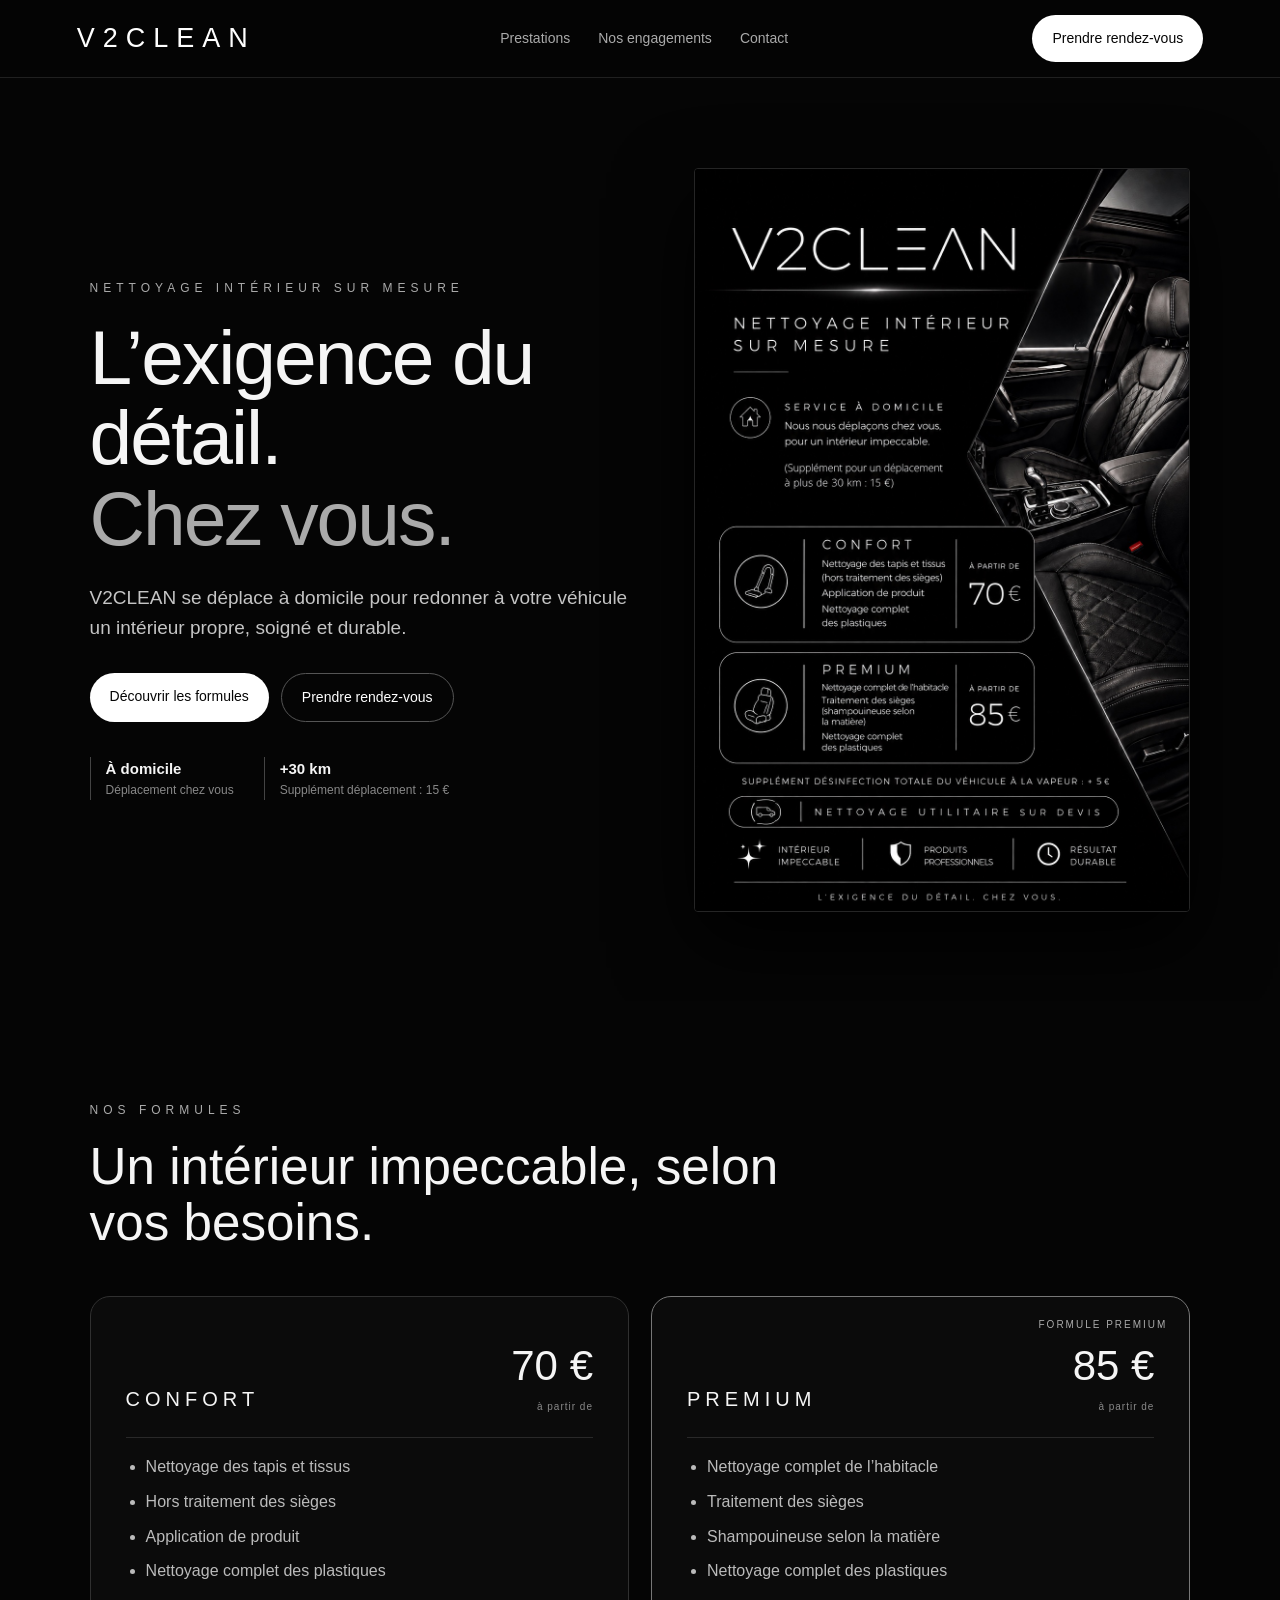
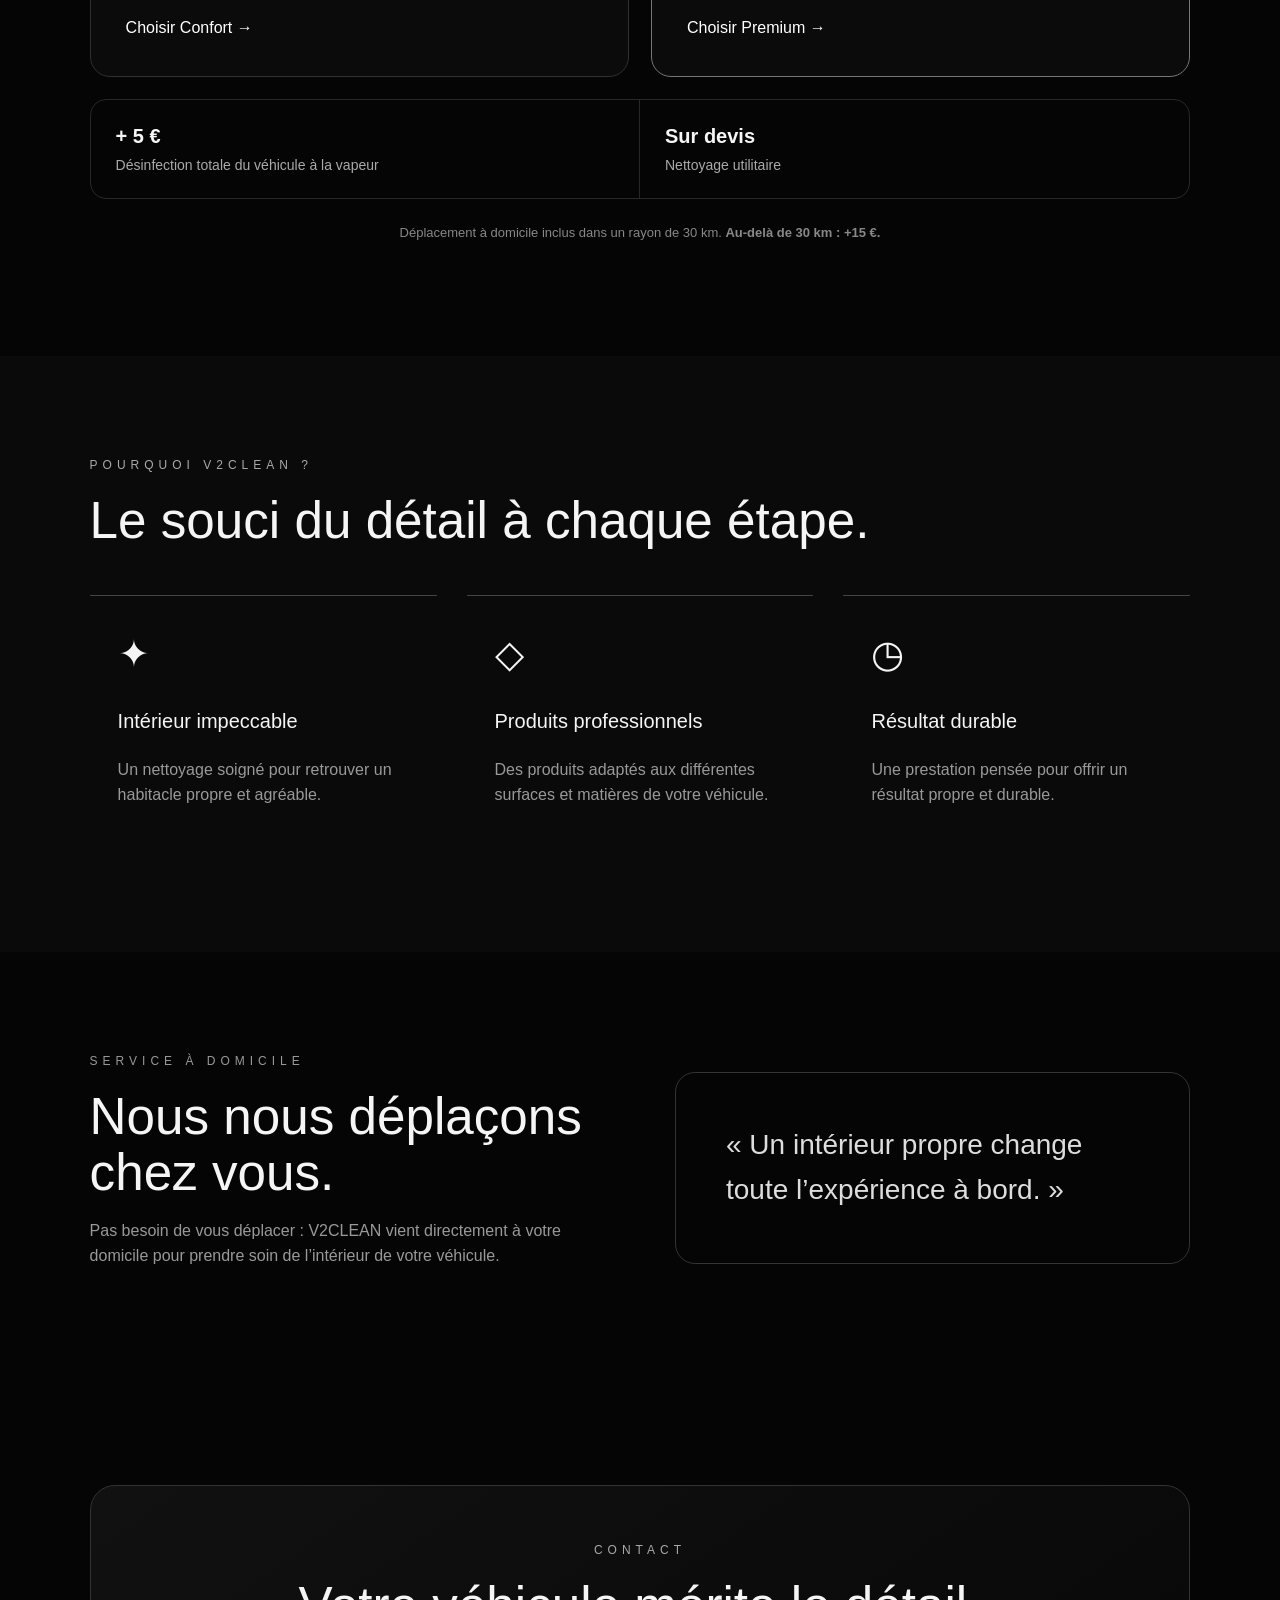
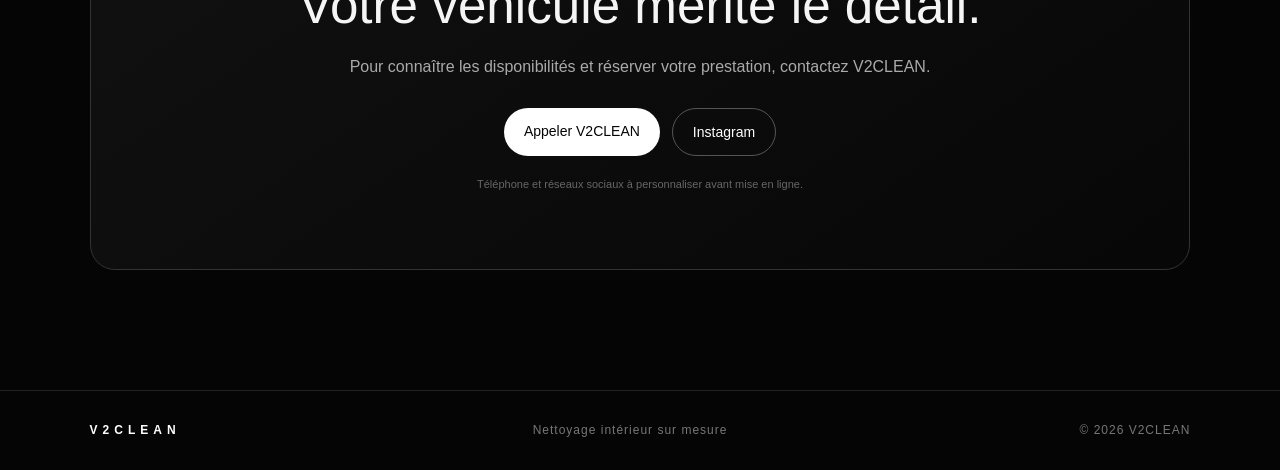
<file: index.html>
<!DOCTYPE html>
<html lang="fr">
<head>
  <meta charset="UTF-8">
  <meta name="viewport" content="width=device-width, initial-scale=1.0">
  <meta name="description" content="V2CLEAN — Nettoyage intérieur automobile sur mesure à domicile. Formules Confort et Premium.">
  <title>V2CLEAN — Nettoyage intérieur sur mesure</title>
  <link rel="stylesheet" href="style.css">
</head>
<body>
 <header class="nav">
    <a class="logo" href="#accueil">V2CLEAN</a>

    <nav>
        <a href="#prestations">Prestations</a>
        <a href="#engagements">Nos engagements</a>
        <a href="#contact">Contact</a>
    </nav>

    <a class="nav-btn" href="rendez-vous.html">Prendre rendez-vous</a>
</header>

  <main>
    <section id="accueil" class="hero">
      <div class="hero-copy">
        <p class="eyebrow">NETTOYAGE INTÉRIEUR SUR MESURE</p>
        <h1>L’exigence du détail.<br><span>Chez vous.</span></h1>
        <p class="intro">V2CLEAN se déplace à domicile pour redonner à votre véhicule un intérieur propre, soigné et durable.</p>
        <div class="buttons">
          <a class="btn primary" href="#prestations">Découvrir les formules</a>
          <a class="btn secondary" href="#contact">Prendre rendez-vous</a>
        </div>
        <div class="mini-info">
          <div><strong>À domicile</strong><span>Déplacement chez vous</span></div>
          <div><strong>+30 km</strong><span>Supplément déplacement : 15 €</span></div>
        </div>
      </div>
      <div class="hero-image">
        <img src="flyer-v2clean.jpg" alt="V2CLEAN — nettoyage intérieur automobile">
      </div>
    </section>

    <section id="prestations" class="section">
      <div class="section-head">
        <p class="eyebrow">NOS FORMULES</p>
        <h2>Un intérieur impeccable, selon vos besoins.</h2>
      </div>

      <div class="cards">
        <article class="card">
          <div class="card-top"><span class="tag">CONFORT</span><span class="price">70 €<small>à partir de</small></span></div>
          <ul>
            <li>Nettoyage des tapis et tissus</li>
            <li>Hors traitement des sièges</li>
            <li>Application de produit</li>
            <li>Nettoyage complet des plastiques</li>
          </ul>
          <a href="#contact">Choisir Confort →</a>
        </article>

        <article class="card featured">
          <div class="badge">FORMULE PREMIUM</div>
          <div class="card-top"><span class="tag">PREMIUM</span><span class="price">85 €<small>à partir de</small></span></div>
          <ul>
            <li>Nettoyage complet de l’habitacle</li>
            <li>Traitement des sièges</li>
            <li>Shampouineuse selon la matière</li>
            <li>Nettoyage complet des plastiques</li>
          </ul>
          <a href="#contact">Choisir Premium →</a>
        </article>
      </div>

      <div class="extras">
        <div><strong>+ 5 €</strong><span>Désinfection totale du véhicule à la vapeur</span></div>
        <div><strong>Sur devis</strong><span>Nettoyage utilitaire</span></div>
      </div>

      <p class="travel">Déplacement à domicile inclus dans un rayon de 30 km. <strong>Au-delà de 30 km : +15 €.</strong></p>
    </section>

    <section id="engagements" class="section dark-section">
      <div class="section-head">
        <p class="eyebrow">POURQUOI V2CLEAN ?</p>
        <h2>Le souci du détail à chaque étape.</h2>
      </div>
      <div class="features">
        <div><div class="icon">✦</div><h3>Intérieur impeccable</h3><p>Un nettoyage soigné pour retrouver un habitacle propre et agréable.</p></div>
        <div><div class="icon">◇</div><h3>Produits professionnels</h3><p>Des produits adaptés aux différentes surfaces et matières de votre véhicule.</p></div>
        <div><div class="icon">◷</div><h3>Résultat durable</h3><p>Une prestation pensée pour offrir un résultat propre et durable.</p></div>
      </div>
    </section>

    <section class="section about">
      <div>
        <p class="eyebrow">SERVICE À DOMICILE</p>
        <h2>Nous nous déplaçons chez vous.</h2>
        <p>Pas besoin de vous déplacer : V2CLEAN vient directement à votre domicile pour prendre soin de l’intérieur de votre véhicule.</p>
      </div>
      <div class="quote-box">« Un intérieur propre change toute l’expérience à bord. »</div>
    </section>

    <section id="contact" class="section contact">
      <div class="contact-card">
        <p class="eyebrow">CONTACT</p>
        <h2>Votre véhicule mérite le détail.</h2>
        <p>Pour connaître les disponibilités et réserver votre prestation, contactez V2CLEAN.</p>
        <div class="contact-actions">
          <!-- Remplace les liens ci-dessous par ton numéro et ton Instagram -->
          <a class="btn primary" href="tel:+33768724865">Appeler V2CLEAN</a>
          <a class="btn secondary" href="https://www.instagram.com/_v2clean/" target="_blank" rel="noopener">Instagram</a>
        </div>
        <p class="note">Téléphone et réseaux sociaux à personnaliser avant mise en ligne.</p>
      </div>
    </section>
  </main>

  <footer>
    <strong>V2CLEAN</strong>
    <span>Nettoyage intérieur sur mesure</span>
    <span>© 2026 V2CLEAN</span>
  </footer>
</body>
</html>
</file>
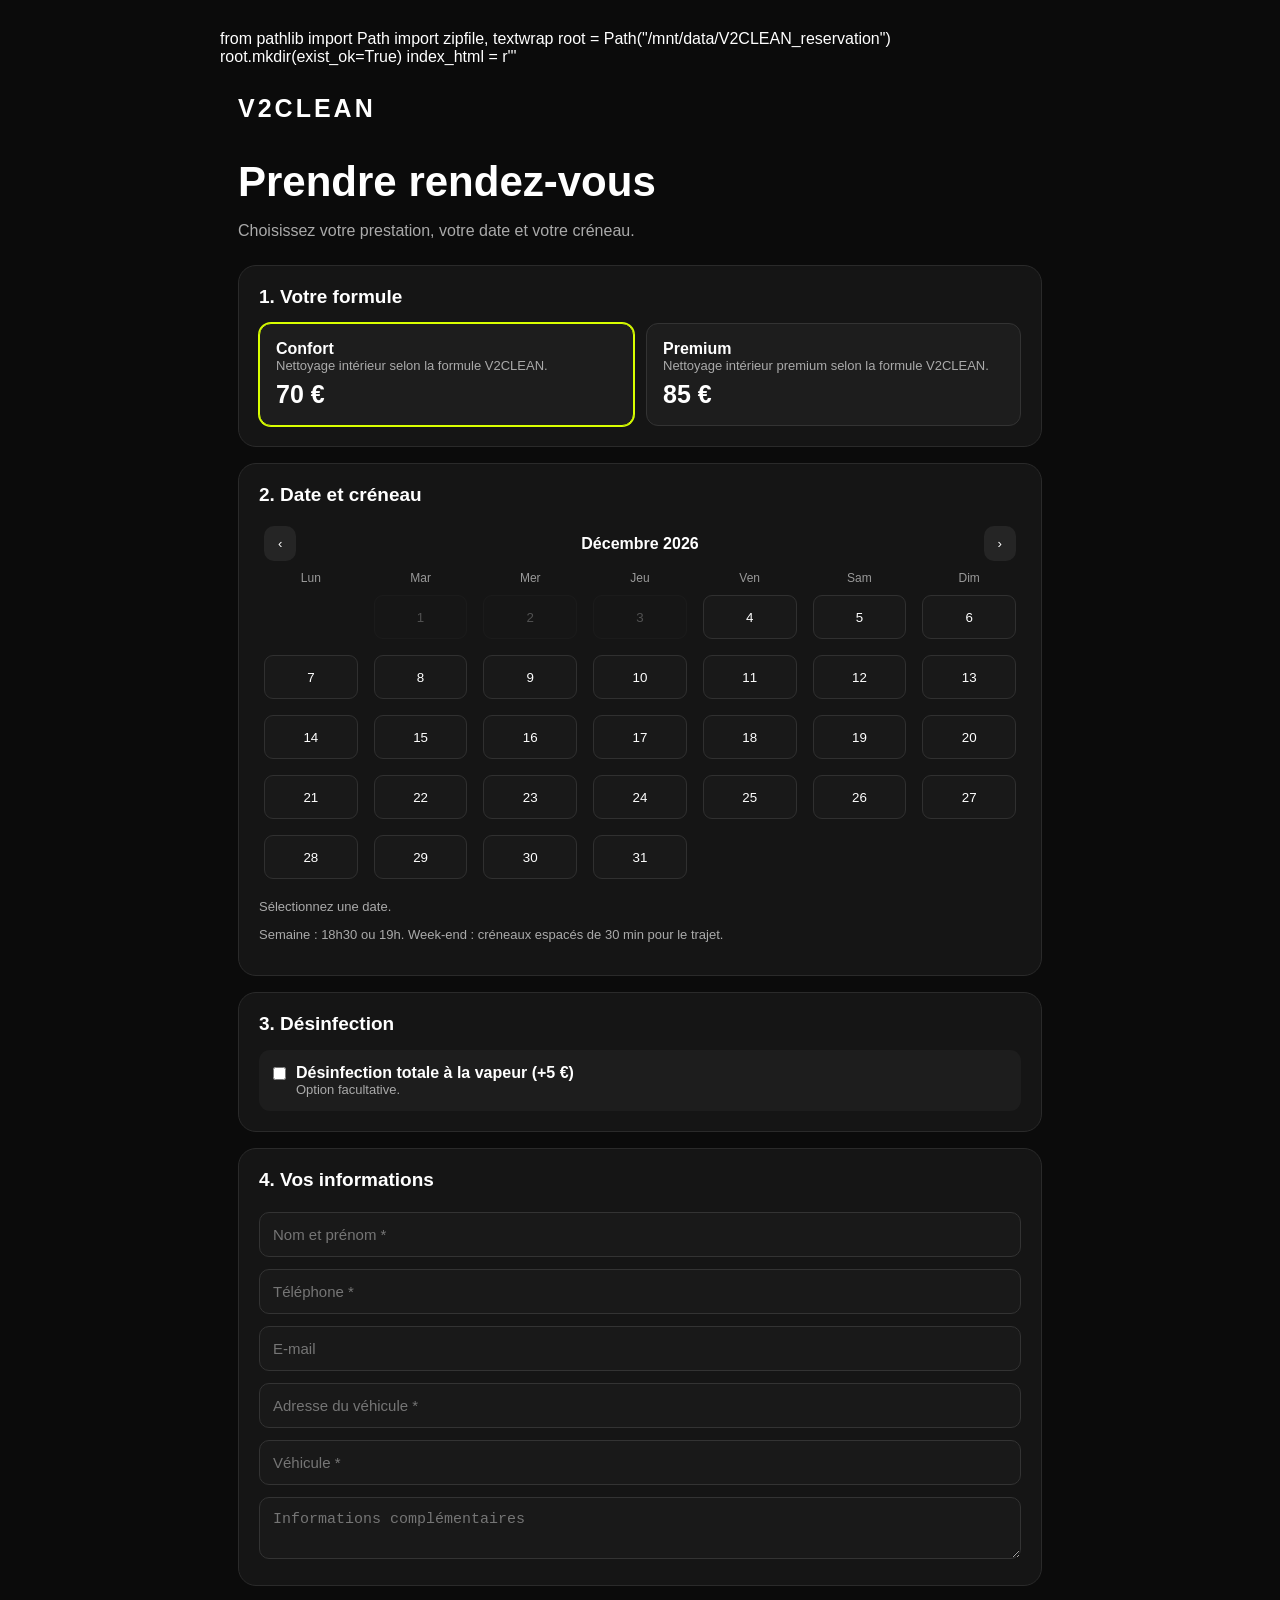
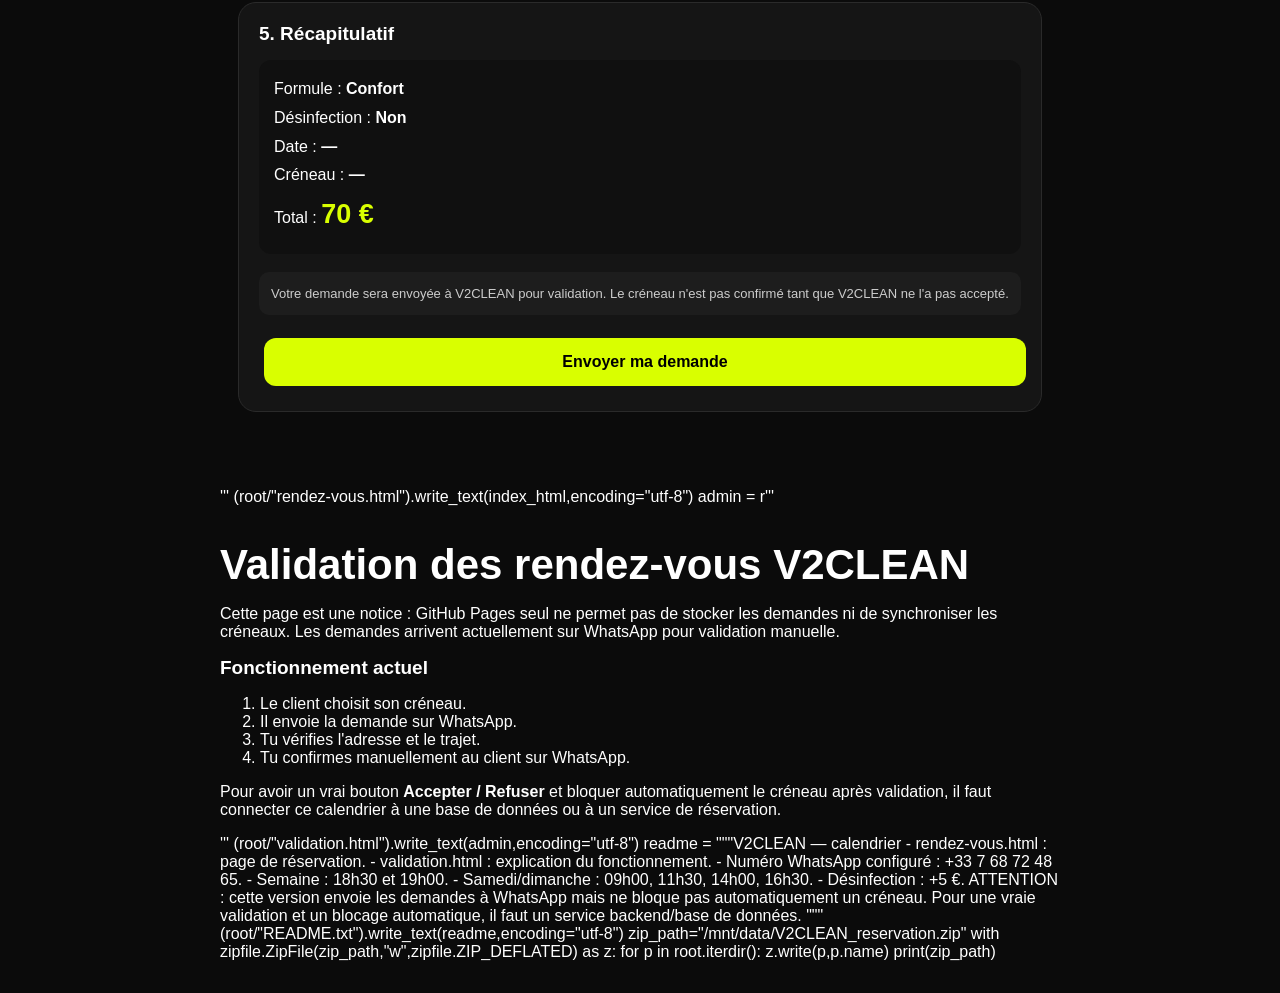
<file: rendez-vous.html>
from pathlib import Path
import zipfile, textwrap

root = Path("/mnt/data/V2CLEAN_reservation")
root.mkdir(exist_ok=True)

index_html = r'''<!doctype html>
<html lang="fr">
<head>
<meta charset="utf-8">
<meta name="viewport" content="width=device-width,initial-scale=1">
<title>V2CLEAN — Prendre rendez-vous</title>
<style>
*{box-sizing:border-box}body{margin:0;background:#0b0b0b;color:#fff;font-family:Arial,sans-serif}
main{max-width:900px;margin:auto;padding:28px 18px 60px}.logo{font-weight:900;letter-spacing:3px;font-size:25px}
h1{font-size:42px;margin:35px 0 8px}.sub{color:#aaa;margin-bottom:25px}
.card{background:#151515;border:1px solid #2a2a2a;border-radius:18px;padding:20px;margin:16px 0}
h2{font-size:19px;margin:0 0 15px}.grid{display:grid;grid-template-columns:repeat(2,1fr);gap:12px}
label.choice{background:#1d1d1d;border:1px solid #333;padding:16px;border-radius:12px;cursor:pointer}
.choice input{display:none}.choice:has(input:checked){border-color:#d9ff00;box-shadow:0 0 0 1px #d9ff00}
.price{font-size:25px;font-weight:900;margin-top:7px}.muted{color:#aaa;font-size:13px}
.calhead{display:flex;justify-content:space-between;align-items:center}.calhead button{background:#252525;color:#fff;border:0;padding:10px 14px;border-radius:10px;cursor:pointer}
#month{font-weight:800;text-transform:capitalize}.week,.days{display:grid;grid-template-columns:repeat(7,1fr);gap:6px}.week div{text-align:center;color:#999;font-size:12px;padding:5px}
.day{min-height:44px;border:1px solid #303030;background:#191919;color:#fff;border-radius:9px;cursor:pointer}.day.empty{visibility:hidden}.day.disabled{opacity:.25;cursor:not-allowed}.day.selected{background:#d9ff00;color:#000;border-color:#d9ff00;font-weight:900}
.slots{display:grid;grid-template-columns:repeat(2,1fr);gap:10px;margin-top:15px}.slot{border:1px solid #333;background:#191919;color:#fff;padding:13px;border-radius:10px;cursor:pointer}.slot.selected{background:#d9ff00;color:#000;border-color:#d9ff00;font-weight:900}.slot.pending{opacity:.45;cursor:not-allowed}
input,textarea{width:100%;padding:13px;background:#191919;color:#fff;border:1px solid #333;border-radius:10px;margin:6px 0;font-size:15px}
.check{display:flex;gap:10px;align-items:flex-start;background:#1d1d1d;padding:14px;border-radius:11px}.check input{width:auto;margin-top:3px}
.summary{line-height:1.8;background:#101010;padding:15px;border-radius:12px}.total{font-size:27px;font-weight:900;color:#d9ff00}
button.primary{width:100%;padding:15px;border:0;border-radius:12px;background:#d9ff00;color:#000;font-weight:900;font-size:16px;cursor:pointer}
.notice{padding:12px;border-radius:10px;background:#1d1d1d;color:#ccc;font-size:13px;line-height:1.5}
@media(max-width:600px){h1{font-size:34px}.grid{grid-template-columns:1fr}.day{min-height:40px}.slots{grid-template-columns:1fr}}
</style>
</head>
<body>
<main>
<div class="logo">V2CLEAN</div>
<h1>Prendre rendez-vous</h1>
<p class="sub">Choisissez votre prestation, votre date et votre créneau.</p>

<section class="card">
<h2>1. Votre formule</h2>
<div class="grid">
<label class="choice"><input type="radio" name="formula" value="Confort" data-price="70" checked><b>Confort</b><div class="muted">Nettoyage intérieur selon la formule V2CLEAN.</div><div class="price">70 €</div></label>
<label class="choice"><input type="radio" name="formula" value="Premium" data-price="85"><b>Premium</b><div class="muted">Nettoyage intérieur premium selon la formule V2CLEAN.</div><div class="price">85 €</div></label>
</div>
</section>

<section class="card">
<h2>2. Date et créneau</h2>
<div class="calhead"><button id="prev">‹</button><div id="month"></div><button id="next">›</button></div>
<div class="week"><div>Lun</div><div>Mar</div><div>Mer</div><div>Jeu</div><div>Ven</div><div>Sam</div><div>Dim</div></div>
<div id="days" class="days"></div>
<div id="slots" class="slots"></div>
<p class="muted">Semaine : 18h30 ou 19h. Week-end : créneaux espacés de 30 min pour le trajet.</p>
</section>

<section class="card">
<h2>3. Désinfection</h2>
<label class="check"><input type="checkbox" id="disinfection"><span><b>Désinfection totale à la vapeur (+5 €)</b><br><span class="muted">Option facultative.</span></span></label>
</section>

<section class="card">
<h2>4. Vos informations</h2>
<input id="name" placeholder="Nom et prénom *" required>
<input id="phone" placeholder="Téléphone *" required>
<input id="email" type="email" placeholder="E-mail">
<input id="address" placeholder="Adresse du véhicule *" required>
<input id="vehicle" placeholder="Véhicule *" required>
<textarea id="message" placeholder="Informations complémentaires"></textarea>
</section>

<section class="card">
<h2>5. Récapitulatif</h2>
<div class="summary">
<div>Formule : <b id="sf">Confort</b></div>
<div>Désinfection : <b id="sd">Non</b></div>
<div>Date : <b id="sdate">—</b></div>
<div>Créneau : <b id="stime">—</b></div>
<div>Total : <span class="total" id="total">70 €</span></div>
</div>
<br>
<div class="notice">Votre demande sera envoyée à V2CLEAN pour validation. Le créneau n'est pas confirmé tant que V2CLEAN ne l'a pas accepté.</div><br>
<button class="primary" id="send">Envoyer ma demande</button>
</section>
</main>

<script>
const WA="33768724865";
const SUPABASE_URL="https://yrzkrsuxqqhzlebikuxd.supabase.co";
const SUPABASE_KEY="TA_CLÉ_PUBLIQUE";

const SLOTS_WEEK=["18:30","19:00"];
const SLOTS_WEEKEND=["09:00","11:30","14:00","16:30"];
let month=new Date();month.setDate(1),selectedDate=null,selectedTime=null;

function key(d){return d.getFullYear()+"-"+String(d.getMonth()+1).padStart(2,"0")+"-"+String(d.getDate()).padStart(2,"0")}
function openDay(d){return d.getDay()!==0||d.getDay()===0}
function render(){
 const y=month.getFullYear(),m=month.getMonth();document.getElementById("month").textContent=new Intl.DateTimeFormat("fr-FR",{month:"long",year:"numeric"}).format(month);
 const days=document.getElementById("days");days.innerHTML="";
 const first=(new Date(y,m,1).getDay()+6)%7,total=new Date(y,m+1,0).getDate(),today=new Date();today.setHours(0,0,0,0);
 for(let i=0;i<first;i++){let e=document.createElement("div");e.className="day empty";days.appendChild(e)}
 for(let n=1;n<=total;n++){let d=new Date(y,m,n),b=document.createElement("button");b.className="day";b.textContent=n;
   if(d<today)b.classList.add("disabled"); if(selectedDate&&key(d)===key(selectedDate))b.classList.add("selected");
   if(d>=today)b.onclick=()=>{selectedDate=d;selectedTime=null;render();renderSlots();summary()}; days.appendChild(b)}
}
function renderSlots(){
 const el=document.getElementById("slots");el.innerHTML="";
 if(!selectedDate){el.innerHTML='<span class="muted">Sélectionnez une date.</span>';return}
 const list=(selectedDate.getDay()===0||selectedDate.getDay()===6)?SLOTS_WEEKEND:SLOTS_WEEK;
 list.forEach(t=>{let b=document.createElement("button");b.className="slot";b.textContent=t+" — "+(t==="18:30"||t==="19:00"?"2 h":"2 h");
   if(t===selectedTime)b.classList.add("selected");b.onclick=()=>{selectedTime=t;renderSlots();summary()};el.appendChild(b)})
}
function formula(){let x=document.querySelector('input[name=formula]:checked');return {name:x.value,price:+x.dataset.price}}
function summary(){
 let f=formula(),opt=document.getElementById("disinfection").checked;
 sf.textContent=f.name;sd.textContent=opt?"Oui (+5 €)":"Non";total.textContent=(f.price+(opt?5:0))+" €";
 sdate.textContent=selectedDate?new Intl.DateTimeFormat("fr-FR",{weekday:"long",day:"numeric",month:"long",year:"numeric"}).format(selectedDate):"—";stime.textContent=selectedTime||"—";
}
prev.onclick=()=>{month.setMonth(month.getMonth()-1);render()};next.onclick=()=>{month.setMonth(month.getMonth()+1);render()};
document.querySelectorAll('input[name=formula]').forEach(x=>x.onchange=summary);disinfection.onchange=summary;
send.onclick=async()=>{
  let req=["name","phone","address","vehicle"].every(id=>document.getElementById(id).value.trim());

  if(!req){
    alert("Merci de remplir les champs obligatoires.");
    return;
  }

  if(!selectedDate||!selectedTime){
    alert("Choisissez une date et un créneau.");
    return;
  }

  let f=formula();
  let opt=disinfection.checked;
  let totalPrice=f.price+(opt?5:0);

  let dateISO=key(selectedDate);

  // Vérifie si le créneau est déjà confirmé
  const check=await fetch(
    `${SUPABASE_URL}/rest/v1/reservations?date_rendez_vous=eq.${dateISO}&heure_rendez_vous=eq.${selectedTime}&statut=eq.confirme&select=id`,
    {
      headers:{
        "apikey":SUPABASE_KEY,
        "Authorization":`Bearer ${SUPABASE_KEY}`
      }
    }
  );

  const existing=await check.json();

  if(existing.length>0){
    alert("Ce créneau vient d'être réservé. Merci d'en choisir un autre.");
    return;
  }

  const token=crypto.randomUUID();

  const data={
    nom:name.value.trim(),
    telephone:phone.value.trim(),
    email:email.value.trim()||null,
    adresse:address.value.trim(),
    date_rendez_vous:dateISO,
    heure_rendez_vous:selectedTime,
    prestation:f.name+(opt?" + Désinfection vapeur":""),
    commentaire:`Véhicule : ${vehicle.value.trim()}\n${message.value.trim()||"Aucune"}`,
    statut:"en_attente",
    token_validation:token
  };

  const response=await fetch(
    `${SUPABASE_URL}/rest/v1/reservations`,
    {
      method:"POST",
      headers:{
        "Content-Type":"application/json",
        "apikey":SUPABASE_KEY,
        "Authorization":`Bearer ${SUPABASE_KEY}`,
        "Prefer":"return=minimal"
      },
      body:JSON.stringify(data)
    }
  );

  if(!response.ok){
    const error=await response.text();
    console.error(error);
    alert("Impossible d'enregistrer la demande. Vérifiez la connexion.");
    return;
  }

  let dateText=new Intl.DateTimeFormat("fr-FR",{
    weekday:"long",
    day:"numeric",
    month:"long",
    year:"numeric"
  }).format(selectedDate);

  const validationBase=
    "https://yrzkrsuxqqhzlebikuxd.supabase.co/functions/v1/validation";

  const accepter=
    `${validationBase}?token=${encodeURIComponent(token)}&action=confirme`;

  const refuser=
    `${validationBase}?token=${encodeURIComponent(token)}&action=refuse`;

  let txt=`Bonjour V2CLEAN,

NOUVELLE DEMANDE DE RENDEZ-VOUS

Formule : ${f.name}
Désinfection : ${opt?"Oui (+5 €)":"Non"}
Date : ${dateText}
Heure : ${selectedTime}
Total : ${totalPrice} €

Nom : ${name.value}
Téléphone : ${phone.value}
E-mail : ${email.value||"Non renseigné"}
Adresse : ${address.value}
Véhicule : ${vehicle.value}
Informations : ${message.value||"Aucune"}

ACCEPTER :
${accepter}

REFUSER :
${refuser}`;

  window.open(
    "https://wa.me/"+WA+"?text="+encodeURIComponent(txt),
    "_blank"
  );

  alert("Votre demande a bien été envoyée à V2CLEAN pour validation.");
};
render();renderSlots();summary();
</script>
</body>
</html>'''

(root/"rendez-vous.html").write_text(index_html,encoding="utf-8")

admin = r'''<!doctype html>
<html lang="fr"><meta charset="utf-8"><title>V2CLEAN — Validation</title>
<style>body{font-family:Arial;background:#0b0b0b;color:#fff;max-width:900px;margin:auto;padding:30px}button{padding:12px;margin:5px;border:0;border-radius:8px;cursor:pointer}code{background:#222;padding:3px 6px}</style>
<h1>Validation des rendez-vous V2CLEAN</h1>
<p>Cette page est une notice : GitHub Pages seul ne permet pas de stocker les demandes ni de synchroniser les créneaux. Les demandes arrivent actuellement sur WhatsApp pour validation manuelle.</p>
<h2>Fonctionnement actuel</h2>
<ol><li>Le client choisit son créneau.</li><li>Il envoie la demande sur WhatsApp.</li><li>Tu vérifies l'adresse et le trajet.</li><li>Tu confirmes manuellement au client sur WhatsApp.</li></ol>
<p>Pour avoir un vrai bouton <b>Accepter / Refuser</b> et bloquer automatiquement le créneau après validation, il faut connecter ce calendrier à une base de données ou à un service de réservation.</p>
'''
(root/"validation.html").write_text(admin,encoding="utf-8")

readme = """V2CLEAN — calendrier
- rendez-vous.html : page de réservation.
- validation.html : explication du fonctionnement.
- Numéro WhatsApp configuré : +33 7 68 72 48 65.
- Semaine : 18h30 et 19h00.
- Samedi/dimanche : 09h00, 11h30, 14h00, 16h30.
- Désinfection : +5 €.
ATTENTION : cette version envoie les demandes à WhatsApp mais ne bloque pas automatiquement un créneau. Pour une vraie validation et un blocage automatique, il faut un service backend/base de données.
"""
(root/"README.txt").write_text(readme,encoding="utf-8")
zip_path="/mnt/data/V2CLEAN_reservation.zip"
with zipfile.ZipFile(zip_path,"w",zipfile.ZIP_DEFLATED) as z:
    for p in root.iterdir(): z.write(p,p.name)
print(zip_path)
</file>
<file: style.css>
*{box-sizing:border-box}html{scroll-behavior:smooth}body{margin:0;background:#050505;color:#f5f5f5;font-family:Arial,Helvetica,sans-serif;line-height:1.6}.nav{height:78px;display:flex;align-items:center;justify-content:space-between;padding:0 6%;border-bottom:1px solid #202020;position:sticky;top:0;background:rgba(5,5,5,.94);backdrop-filter:blur(12px);z-index:10}.logo{color:#fff;text-decoration:none;font-size:27px;letter-spacing:8px;font-weight:300}.nav nav{display:flex;gap:28px}.nav nav a{color:#aaa;text-decoration:none;font-size:14px}.nav nav a:hover{color:#fff}.nav-btn,.btn{display:inline-block;text-decoration:none;border-radius:999px;padding:12px 20px;font-size:14px}.nav-btn,.primary{background:#fff;color:#050505}.secondary{border:1px solid #555;color:#fff}.hero{min-height:calc(100vh - 78px);display:grid;grid-template-columns:1.05fr .95fr;align-items:center;gap:5%;padding:7% 7%;overflow:hidden}.hero-copy{max-width:650px}.eyebrow{font-size:12px;letter-spacing:5px;color:#aaa;margin:0 0 18px}.hero h1{font-size:clamp(42px,6vw,78px);line-height:1.05;font-weight:300;margin:0 0 24px;letter-spacing:-2px}.hero h1 span{color:#aaa}.intro{font-size:19px;color:#c5c5c5;max-width:580px}.buttons{display:flex;gap:12px;flex-wrap:wrap;margin:30px 0}.mini-info{display:flex;gap:30px;margin-top:35px}.mini-info div{border-left:1px solid #444;padding-left:15px}.mini-info strong,.mini-info span{display:block}.mini-info strong{font-size:15px}.mini-info span{font-size:12px;color:#888}.hero-image{display:flex;justify-content:center}.hero-image img{width:min(100%,520px);max-height:760px;object-fit:cover;border:1px solid #252525;border-radius:4px;box-shadow:0 30px 80px #000}.section{padding:100px 7%;max-width:1300px;margin:auto}.section-head{max-width:720px;margin-bottom:45px}.section h2{font-size:clamp(32px,4vw,54px);line-height:1.1;font-weight:300;margin:0}.cards{display:grid;grid-template-columns:1fr 1fr;gap:22px}.card{border:1px solid #303030;border-radius:20px;padding:35px;background:#0b0b0b;position:relative}.featured{border-color:#777}.badge{position:absolute;right:22px;top:20px;font-size:10px;letter-spacing:2px;color:#aaa}.card-top{display:flex;justify-content:space-between;align-items:end;border-bottom:1px solid #292929;padding-bottom:22px}.tag{font-size:20px;letter-spacing:5px}.price{font-size:42px}.price small{display:block;font-size:10px;color:#888;letter-spacing:1px;text-align:right}.card ul{padding-left:20px;color:#bbb;min-height:145px}.card li{margin:9px 0}.card a{color:#fff;text-decoration:none}.extras{display:grid;grid-template-columns:1fr 1fr;margin-top:22px;border:1px solid #282828;border-radius:16px;overflow:hidden}.extras div{padding:20px 25px;border-right:1px solid #282828}.extras div:last-child{border-right:0}.extras strong{display:block;font-size:20px}.extras span{color:#aaa;font-size:14px}.travel{text-align:center;color:#888;font-size:13px;margin-top:24px}.dark-section{max-width:none;background:#0a0a0a}.dark-section>*{max-width:1160px;margin-left:auto;margin-right:auto}.features{display:grid;grid-template-columns:repeat(3,1fr);gap:30px}.features>div{padding:28px;border-top:1px solid #444}.icon{font-size:38px;font-weight:200}.features h3{font-size:20px;font-weight:400}.features p,.about p{color:#999}.about{display:grid;grid-template-columns:1fr 1fr;gap:70px;align-items:center}.quote-box{border:1px solid #333;border-radius:20px;padding:50px;font-size:28px;font-weight:300;color:#ddd}.contact{padding-bottom:120px}.contact-card{border:1px solid #333;border-radius:25px;padding:55px;text-align:center;background:linear-gradient(145deg,#111,#070707)}.contact-card p:not(.eyebrow){color:#aaa;max-width:600px;margin:20px auto}.contact-actions{display:flex;justify-content:center;gap:12px;flex-wrap:wrap;margin-top:28px}.note{font-size:11px!important;color:#666!important}footer{border-top:1px solid #222;padding:30px 7%;display:flex;justify-content:space-between;color:#777;font-size:12px;letter-spacing:1px}footer strong{color:#fff;letter-spacing:5px}@media(max-width:850px){.nav nav{display:none}.hero{grid-template-columns:1fr;padding-top:55px}.hero-image{order:-1}.hero-image img{max-height:520px}.cards,.features,.about,.extras{grid-template-columns:1fr}.extras div{border-right:0;border-bottom:1px solid #282828}.extras div:last-child{border-bottom:0}.mini-info{flex-direction:column;gap:12px}.contact-card{padding:35px 22px}footer{flex-direction:column;gap:10px}}
</file>
